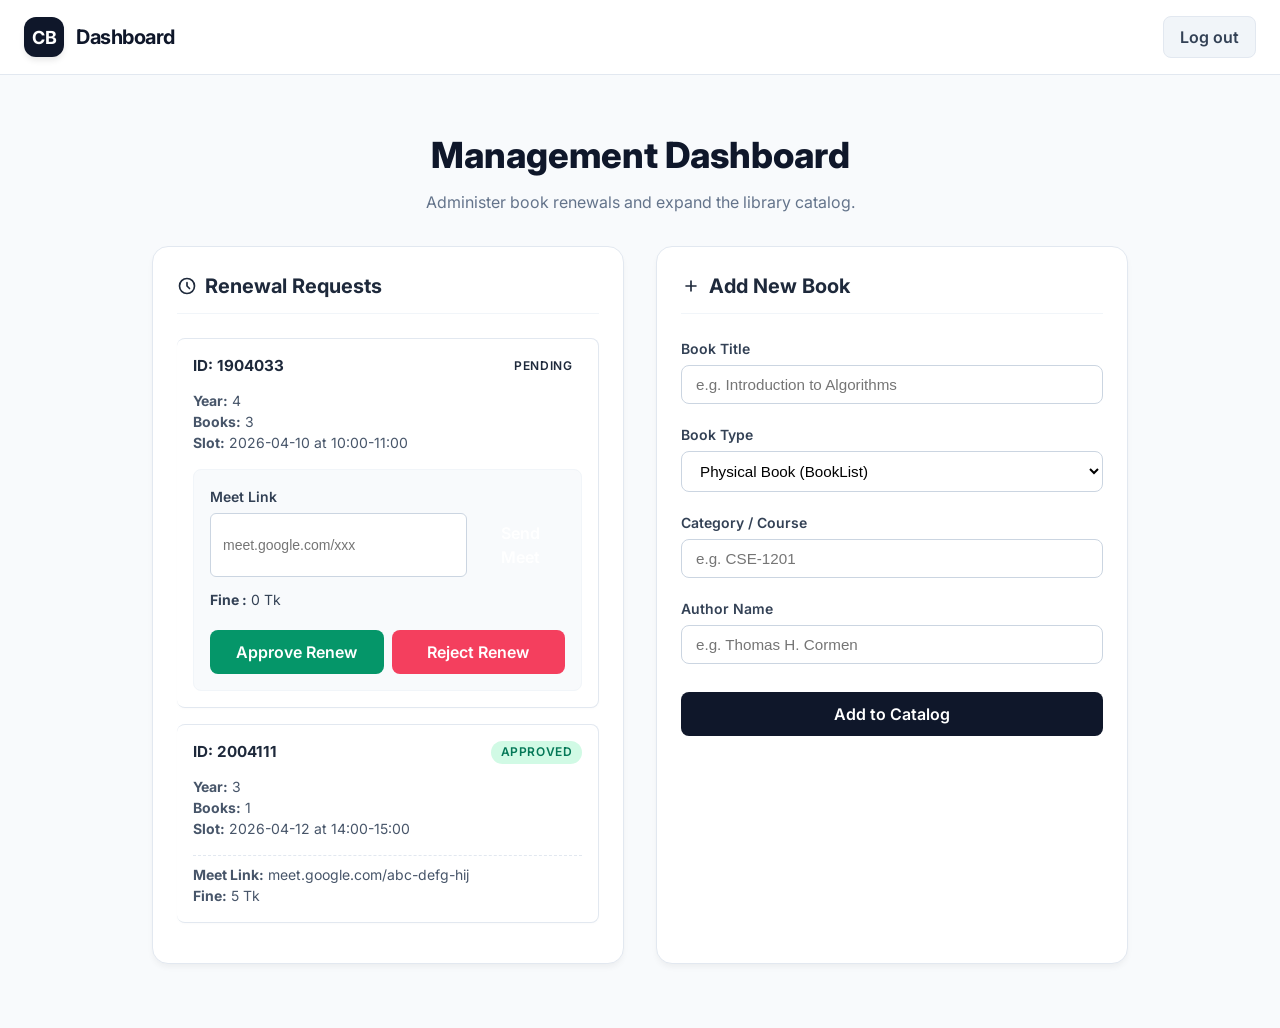
<file: librarian.html>
<!DOCTYPE html>
<html lang="en">
<head>
    <meta charset="UTF-8" />
    <meta name="viewport" content="width=device-width, initial-scale=1" />
    <title>Management Dashboard | CUET Book World</title>

    <link href="https://fonts.googleapis.com/css2?family=Inter:wght@400;500;600;700;800&display=swap" rel="stylesheet">
    <link rel="stylesheet" href="Styles/global.css">
    <link rel="stylesheet" href="Styles/librarian.css">
    <style>
        .logout-btn {
            background-color: var(--color-slate-100);
            color: var(--color-slate-700);
            padding: 0.5rem 1rem;
            border-radius: 0.5rem;
            font-weight: 600;
            cursor: pointer;
            border: 1px solid var(--color-slate-200);
            transition: background-color 0.2s;
        }
        .logout-btn:hover { background-color: var(--color-slate-200); }
    </style>
</head>
<body>

    <nav class="navbar py-4" id="navbar" style="border-bottom: 1px solid var(--color-slate-200); background-color: white;">
        <div class="nav-container">
            <a href="librarian.html" class="nav-logo">
                <div class="logo-box" style="background: var(--color-slate-900);">CB</div>
                <span class="logo-text" style="color: var(--color-slate-900);">Dashboard</span>
            </a>
            <div class="desktop-menu">
                <button onclick="localStorage.removeItem('userRole'); window.location.href='index.html';" class="logout-btn">Log out</button>
            </div>
        </div>
    </nav>

    <div class="librarian-wrapper">
        <header class="librarian-header">
            <h1>Management Dashboard</h1>
            <p>Administer book renewals and expand the library catalog.</p>
        </header>

        <main class="librarian-main">
            <!-- Renew Requests -->
            <div class="dash-card">
                <h2 class="dash-title">
                    <svg class="w-5 h-5" fill="none" stroke="currentColor" viewBox="0 0 24 24"><path stroke-linecap="round" stroke-linejoin="round" stroke-width="2" d="M12 8v4l3 3m6-3a9 9 0 11-18 0 9 9 0 0118 0z"></path></svg>
                    Renewal Requests
                </h2>
                <div id="requests-container">
                    <p class="text-sm text-slate-500">Loading requests...</p>
                </div>
            </div>

            <!-- Add Books -->
            <div class="dash-card">
                <h2 class="dash-title">
                    <svg class="w-5 h-5" fill="none" stroke="currentColor" viewBox="0 0 24 24"><path stroke-linecap="round" stroke-linejoin="round" stroke-width="2" d="M12 6v6m0 0v6m0-6h6m-6 0H6"></path></svg>
                    Add New Book
                </h2>
                
                <form id="add-book-form">
                    <div class="form-group">
                        <label class="form-label">Book Title</label>
                        <input type="text" id="book-title" required class="form-input" placeholder="e.g. Introduction to Algorithms">
                    </div>
                    
                    <div class="form-group">
                        <label class="form-label">Book Type</label>
                        <select id="book-type" required class="form-select">
                            <option value="physical">Physical Book (BookList)</option>
                            <option value="ebook">E-Book (PDF Vault)</option>
                        </select>
                    </div>

                    <div class="form-group">
                        <label class="form-label">Category / Course</label>
                        <input type="text" id="book-category" required class="form-input" placeholder="e.g. CSE-1201">
                    </div>

                    <div class="form-group">
                        <label class="form-label">Author Name</label>
                        <input type="text" id="book-author" required class="form-input" placeholder="e.g. Thomas H. Cormen">
                    </div>

                    <div class="form-group" id="pdf-link-group" style="display: none;">
                        <label class="form-label">PDF Link (Google Drive)</label>
                        <input type="url" id="book-pdf" class="form-input" placeholder="https://drive.google.com/...">
                    </div>

                    <button type="submit" class="btn-submit-action">Add to Catalog</button>
                    <p id="book-add-msg" style="color: var(--color-emerald-600); font-weight: 600; font-size: 0.875rem; margin-top: 0.75rem; display: none;">Book added successfully!</p>
                </form>
            </div>
        </main>
    </div>

    <!-- Scripts -->
    <script>
        // Init Mock Data for checking
        function initMockData() {
            if (!localStorage.getItem('renewRequests')) {
                const mockRequests = [
                    { id: 101, studentId: '1904033', year: '4', booksCount: '3', date: '2026-04-10', time: '10:00-11:00', status: 'Pending', meetLink: '', fine: 0 },
                    { id: 102, studentId: '2004111', year: '3', booksCount: '1', date: '2026-04-12', time: '14:00-15:00', status: 'Approved', meetLink: 'meet.google.com/abc-defg-hij', fine: 5 }
                ];
                localStorage.setItem('renewRequests', JSON.stringify(mockRequests));
            }
        }
        initMockData();

        // Toggle PDF link based on book type
        document.getElementById('book-type').addEventListener('change', function(e) {
            const pdfGroup = document.getElementById('pdf-link-group');
            if(e.target.value === 'ebook') {
                pdfGroup.style.display = 'block';
                document.getElementById('book-pdf').setAttribute('required', 'true');
            } else {
                pdfGroup.style.display = 'none';
                document.getElementById('book-pdf').removeAttribute('required');
            }
        });

        // Add Book Form Handler
        document.getElementById('add-book-form').addEventListener('submit', function(e) {
            e.preventDefault();
            const type = document.getElementById('book-type').value;
            const newBook = {
                title: document.getElementById('book-title').value,
                category: document.getElementById('book-category').value,
                author: document.getElementById('book-author').value,
                pdf: document.getElementById('book-pdf').value || null,
                timestamp: Date.now()
            };

            let storageKey = type === 'ebook' ? 'customEbooks' : 'customPhysicalBooks';
            let books = JSON.parse(localStorage.getItem(storageKey) || '[]');
            books.push(newBook);
            localStorage.setItem(storageKey, JSON.stringify(books));

            document.getElementById('book-add-msg').style.display = 'block';
            setTimeout(() => { document.getElementById('book-add-msg').style.display = 'none'; }, 3000);
            this.reset();
            document.getElementById('pdf-link-group').style.display = 'none';
        });

        // Render Renew Requests
        function loadRequests() {
            const container = document.getElementById('requests-container');
            const requests = JSON.parse(localStorage.getItem('renewRequests') || '[]');
            
            if(requests.length === 0) {
                container.innerHTML = '<p style="color: var(--color-slate-500); font-size: 0.875rem;">No pending renewal requests.</p>';
                return;
            }

            container.innerHTML = '';
            
            // Sort to show pending first
            requests.sort((a, b) => (a.status === 'Pending' ? -1 : 1));

            requests.forEach(req => {
                const isPending = req.status === 'Pending';
                
                const card = document.createElement('div');
                card.className = 'request-card ' + req.status.toLowerCase();
                card.innerHTML = `
                    <div class="req-header">
                        <span class="req-id">ID: ${req.studentId}</span>
                        <span class="req-badge req-${req.status.toLowerCase()}">${req.status}</span>
                    </div>
                    <div class="req-body">
                        <strong>Year:</strong> ${req.year}<br>
                        <strong>Books:</strong> ${req.booksCount}<br>
                        <strong>Slot:</strong> ${req.date} at ${req.time}
                    </div>
                    ${isPending ? `
                    <div class="req-actions">
                        <label class="form-label">Meet Link</label>
                        <div style="display:flex; gap: 0.5rem; margin-bottom: 0.75rem;">
                            <input type="text" id="meet-link-${req.id}" class="action-input" style="margin-bottom:0;" placeholder="meet.google.com/xxx">
                            <button type="button" onclick="sendMeet(${req.id})" class="btn-submit-action" style="margin-top:0; width:auto; padding: 0.5rem 1rem; background-color: var(--color-blue-500);">Send Meet</button>
                        </div>
                        
                        <div style="margin-bottom: 1.25rem; font-size: 0.875rem; color: var(--color-slate-700);">
                            <strong>Fine :</strong> ${req.fine} Tk
                        </div>
                        
                        <div style="display:flex; gap: 0.5rem;">
                            <button type="button" onclick="approveRequest(${req.id})" class="btn-submit-action btn-approve" style="margin-top:0;">Approve Renew</button>
                            <button type="button" onclick="rejectRequest(${req.id})" class="btn-submit-action" style="margin-top:0; background-color: var(--color-rose-500);">Reject Renew</button>
                        </div>
                    </div>
                    ` : `
                    <div style="margin-top: 0.5rem; padding-top: 0.5rem; border-top: 1px dashed var(--color-slate-200); font-size: 0.875rem; color: var(--color-slate-600);">
                        <strong>Meet Link:</strong> <a href="https://${req.meetLink.replace('https://', '')}" target="_blank" style="color: var(--color-blue-600)">${req.meetLink}</a><br>
                        <strong>Fine:</strong> ${req.fine} Tk
                    </div>
                    `}
                `;
                container.appendChild(card);
            });
        }

        // Global functions for requests
        window.sendMeet = function(id) {
            const meetLink = document.getElementById(`meet-link-${id}`).value;
            if(!meetLink) { alert('Please enter a meet link first.'); return; }
            let requests = JSON.parse(localStorage.getItem('renewRequests') || '[]');
            const index = requests.findIndex(r => r.id === id);
            if(index !== -1) {
                requests[index].meetLink = meetLink;
                localStorage.setItem('renewRequests', JSON.stringify(requests));
                alert('Meet link sent to student!');
            }
        };

        window.approveRequest = function(id) {
            let requests = JSON.parse(localStorage.getItem('renewRequests') || '[]');
            const index = requests.findIndex(r => r.id === id);
            if(index !== -1) {
                requests[index].status = 'Approved';
                localStorage.setItem('renewRequests', JSON.stringify(requests));
                loadRequests(); // Re-render
            }
        };

        window.rejectRequest = function(id) {
            if(confirm('Are you sure you want to reject this renewal?')) {
                let requests = JSON.parse(localStorage.getItem('renewRequests') || '[]');
                const index = requests.findIndex(r => r.id === id);
                if(index !== -1) {
                    requests[index].status = 'Rejected';
                    localStorage.setItem('renewRequests', JSON.stringify(requests));
                    loadRequests(); // Re-render
                }
            }
        };
        // Listen for changes from other tabs to auto-update
        window.addEventListener('storage', function(e) {
            if (e.key === 'renewRequests') {
                loadRequests();
            }
        });

        // Initialize display
        loadRequests();
    </script>
</body>
</html>
</file>
<file: Styles/global.css>
:root {
  --font-sans: 'Inter', sans-serif;
  --color-brand-50: #eff6ff;
  --color-brand-100: #dbeafe;
  --color-brand-400: #60a5fa;
  --color-brand-500: #3b82f6;
  --color-brand-600: #2563eb;
  --color-brand-700: #1d4ed8;
  --color-accent-50: #f5f3ff;
  --color-accent-100: #ede9fe;
  --color-accent-500: #8b5cf6;
  --color-accent-600: #7c3aed;
  --color-emerald-50: #ecfdf5;
  --color-emerald-100: #d1fae5;
  --color-emerald-500: #10b981;
  --color-emerald-600: #059669;
  --color-emerald-700: #047857;
  --color-rose-50: #fff1f2;
  --color-rose-100: #ffe4e6;
  --color-rose-200: #fecdd3;
  --color-rose-500: #f43f5e;
  --color-rose-600: #e11d48;
  --color-rose-700: #be123c;
  --color-slate-700: #334155;
  --color-brand-700: #1d4ed8;
  --color-emerald-400: #34d399;
  --color-pink-50: #fdf2f8;
  --color-pink-400: #f472b6;
  --color-pink-600: #db2777;
  --color-slate-50: #f8fafc;
  --color-slate-100: #f1f5f9;
  --color-slate-200: #e2e8f0;
  --color-slate-300: #cbd5e1;
  --color-slate-400: #94a3b8;
  --color-slate-500: #64748b;
  --color-slate-600: #475569;
  --color-slate-800: #1e293b;
  --color-slate-900: #0f172a;
  --color-white: #ffffff;
}

*, ::before, ::after {
  box-sizing: border-box;
  border-width: 0;
  border-style: solid;
  border-color: #e5e7eb;
}

html {
  line-height: 1.5;
  -webkit-text-size-adjust: 100%;
  tab-size: 4;
  font-family: var(--font-sans);
}

body {
  margin: 0;
  line-height: inherit;
  background-color: var(--color-slate-50);
  color: var(--color-slate-800);
  min-height: 100vh;
  display: flex;
  flex-direction: column;
  -webkit-font-smoothing: antialiased;
  -moz-osx-font-smoothing: grayscale;
}

a {
  color: inherit;
  text-decoration: inherit;
}

button {
  cursor: pointer;
  background-color: transparent;
  background-image: none;
  font-family: inherit;
  font-size: inherit;
  line-height: inherit;
  padding: 0;
  margin: 0;
}

h1, h2, h3, h4, h5, p {
  margin: 0;
}

::selection {
  background-color: var(--color-brand-500);
  color: var(--color-white);
}

@keyframes blob {
  0% { transform: translate(0px, 0px) scale(1); }
  33% { transform: translate(30px, -50px) scale(1.1); }
  66% { transform: translate(-20px, 20px) scale(0.9); }
  100% { transform: translate(0px, 0px) scale(1); }
}

svg {
  display: block;
}

.max-w-7xl { max-width: 80rem; }
.mx-auto { margin-left: auto; margin-right: auto; }
.px-6 { padding-left: 1.5rem; padding-right: 1.5rem; }
.w-full { width: 100%; }
.h-full { height: 100%; }

/* SVG / Icon size helpers */
.w-4  { width:  1rem;    } .h-4  { height:  1rem;    }
.w-5  { width:  1.25rem; } .h-5  { height:  1.25rem; }
.w-6  { width:  1.5rem;  } .h-6  { height:  1.5rem;  }
.w-8  { width:  2rem;    } .h-8  { height:  2rem;    }
.w-10 { width:  2.5rem;  } .h-10 { height:  2.5rem;  }
.w-12 { width:  3rem;    } .h-12 { height:  3rem;    }


/* Navbar Shared */
.navbar { position: fixed; width: 100%; top: 0; z-index: 50; transition: all 0.3s; }
.navbar.py-4 { padding-top: 1rem; padding-bottom: 1rem; }
.navbar.py-3 { padding-top: 0.75rem; padding-bottom: 0.75rem; }
.navbar.glass-nav { background: rgba(255, 255, 255, 0.75); backdrop-filter: blur(12px); border-bottom: 1px solid rgba(255, 255, 255, 0.3); }
.nav-container { max-width: 80rem; margin: 0 auto; padding: 0 1.5rem; display: flex; justify-content: space-between; align-items: center; }
.nav-logo { display: flex; align-items: center; gap: 0.75rem; }
.nav-logo:hover .logo-box { transform: rotate(12deg); }
.nav-logo:hover .logo-text { color: var(--color-brand-600); }
.logo-box { width: 2.5rem; height: 2.5rem; background-image: linear-gradient(to top right, var(--color-brand-600), var(--color-accent-500)); border-radius: 0.75rem; box-shadow: 0 4px 6px -1px rgba(0,0,0,0.1); display: flex; align-items: center; justify-content: center; color: var(--color-white); font-weight: 700; font-size: 1.125rem; transition: transform 0.3s; }
.logo-text { font-size: 1.25rem; font-weight: 700; letter-spacing: -0.025em; color: var(--color-slate-900); transition: color 0.3s; }
.desktop-menu { display: none; }
@media (min-width: 768px) { .desktop-menu { display: flex; align-items: center; gap: 2rem; } }
.nav-link { font-size: 0.875rem; font-weight: 600; color: var(--color-slate-600); transition: color 0.3s; position: relative; }
.nav-link:hover { color: var(--color-brand-600); }
.nav-link::after { content: ''; position: absolute; left: 0; bottom: -0.25rem; height: 0.125rem; width: 0; background-color: var(--color-brand-600); transition: all 0.3s; }
.nav-link:hover::after, .nav-link.active::after { width: 100%; }
.nav-link.active { color: var(--color-brand-600); }

/* Mobile Menu */
.mobile-menu-btn { display: block; padding: 0.5rem; color: var(--color-slate-600); transition: color 0.3s; }
.mobile-menu-btn:hover { color: var(--color-brand-600); }
@media (min-width: 768px) { .mobile-menu-btn { display: none; } }
.mobile-menu { position: absolute; top: 100%; left: 0; width: 100%; background-color: rgba(255, 255, 255, 0.95); backdrop-filter: blur(12px); border-bottom: 1px solid var(--color-slate-200); box-shadow: 0 20px 25px -5px rgba(0,0,0,0.1); transition: all 0.3s; transform-origin: top; transform: scaleY(0); opacity: 0; }
.mobile-menu.hidden { display: none; }
.mobile-menu.open { transform: scaleY(1); opacity: 1; }
.mobile-menu-content { display: flex; flex-direction: column; padding: 1.5rem; gap: 1rem; }
.mobile-link { font-size: 1.125rem; font-weight: 500; color: var(--color-slate-600); }
.mobile-link.active { font-weight: 700; color: var(--color-brand-600); }
.mobile-menu-footer { padding-top: 1rem; border-top: 1px solid var(--color-slate-100); }

/* Buttons */
.btn-primary { padding: 0.625rem 1.25rem; background-color: var(--color-slate-900); color: var(--color-white); font-size: 0.875rem; font-weight: 600; border-radius: 9999px; box-shadow: 0 10px 15px -3px rgba(0,0,0,0.1); transition: all 0.3s; }
.btn-primary:hover { background-color: var(--color-brand-600); transform: translateY(-0.125rem); box-shadow: 0 20px 25px -5px rgba(0,0,0,0.1); }
.btn-primary-block { display: block; width: 100%; text-align: center; padding: 0.75rem 1.25rem; background-color: var(--color-brand-600); color: var(--color-white); font-weight: 600; border-radius: 0.75rem; box-shadow: 0 4px 6px -1px rgba(0,0,0,0.1); }
.btn-primary-block:hover { background-color: var(--color-brand-700); }

/* Blobs Layer */
.bg-shapes { position: absolute; inset: 0; z-index: 0; overflow: hidden; pointer-events: none; display: flex; justify-content: center; align-items: center; }
.blob { position: absolute; border-radius: 9999px; mix-blend-mode: multiply; filter: blur(3rem); opacity: 0.7; animation: blob 7s infinite; }

/* Footer Shared */
.footer { background-color: var(--color-slate-900); color: var(--color-slate-300); padding-top: 3rem; padding-bottom: 3rem; border-top: 1px solid var(--color-slate-800); margin-top: auto; position: relative; z-index: 20; width: 100%; }
.footer-container { max-width: 80rem; margin: 0 auto; padding: 0 1.5rem; display: flex; flex-direction: column; justify-content: space-between; align-items: center; gap: 2rem; }
@media (min-width: 768px) { .footer-container { flex-direction: row; } }
.footer-brand { display: flex; align-items: center; gap: 0.75rem; }
.footer-logo-box { width: 2rem; height: 2rem; background-image: linear-gradient(to top right, var(--color-brand-600), var(--color-accent-500)); color: var(--color-white); border-radius: 0.5rem; display: flex; align-items: center; justify-content: center; font-weight: 700; box-shadow: 0 4px 6px -1px rgba(0,0,0,0.1); }
.footer-brand-text { font-size: 1.125rem; font-weight: 700; color: var(--color-white); letter-spacing: -0.025em; }
.footer-contact { display: flex; flex-direction: column; align-items: center; gap: 1.5rem; font-size: 0.875rem; font-weight: 500; }
@media (min-width: 640px) { .footer-contact { flex-direction: row; gap: 2.5rem; } }
.contact-link { display: flex; align-items: center; gap: 0.5rem; transition: color 0.3s; }
.contact-link:hover { color: var(--color-white); }
.contact-link:hover .contact-icon { background-color: var(--color-brand-600); color: var(--color-white); }
.contact-icon { padding: 0.5rem; background-color: var(--color-slate-800); border-radius: 9999px; transition: background-color 0.3s, color 0.3s; color: var(--color-slate-400); }
.w-4 { width: 1rem; } .h-4 { height: 1rem; } .w-6 { width: 1.5rem; } .h-6 { height: 1.5rem; }
.footer-copyright { font-size: 0.875rem; color: var(--color-slate-500); font-weight: 500; }

/* ============================================================
   FEATURE: Toast Notification System
   ============================================================ */
#toast-container {
    position: fixed;
    bottom: 1.5rem;
    right: 1.5rem;
    z-index: 9999;
    display: flex;
    flex-direction: column;
    gap: 0.75rem;
    pointer-events: none;
}

.toast {
    display: flex;
    align-items: center;
    gap: 0.75rem;
    padding: 0.875rem 1.25rem;
    border-radius: 1rem;
    border: 1px solid transparent;
    box-shadow: 0 20px 40px rgba(0, 0, 0, 0.12);
    max-width: 22rem;
    width: max-content;
    pointer-events: all;
    backdrop-filter: blur(16px);
    /* entrance: start below + invisible */
    transform: translateY(1.5rem);
    opacity: 0;
    transition: transform 0.35s cubic-bezier(0.16, 1, 0.3, 1),
                opacity   0.35s ease;
}
.toast--visible {
    transform: translateY(0);
    opacity: 1;
}

/* Variants */
.toast--success {
    background-color: rgba(236, 253, 245, 0.95);
    border-color: var(--color-emerald-100);
    color: #065f46;
}
.toast--success .toast__icon { color: var(--color-emerald-500); }

.toast--error {
    background-color: rgba(255, 241, 242, 0.95);
    border-color: var(--color-rose-200);
    color: #9f1239;
}
.toast--error .toast__icon { color: var(--color-rose-500); }

.toast--info {
    background-color: rgba(239, 246, 255, 0.95);
    border-color: var(--color-brand-100);
    color: #1e3a8a;
}
.toast--info .toast__icon { color: var(--color-brand-500); }

.toast__icon {
    flex-shrink: 0;
    display: flex;
    align-items: center;
    justify-content: center;
    width: 2rem;
    height: 2rem;
    background-color: rgba(255, 255, 255, 0.6);
    border-radius: 9999px;
}

.toast__message {
    font-size: 0.875rem;
    font-weight: 600;
    line-height: 1.4;
    flex: 1;
}

.toast__close {
    flex-shrink: 0;
    padding: 0.25rem;
    margin-left: 0.25rem;
    border-left: 1px solid rgba(0, 0, 0, 0.1);
    padding-left: 0.75rem;
    color: inherit;
    opacity: 0.5;
    transition: opacity 0.2s;
    cursor: pointer;
    background: none;
    font-family: inherit;
}
.toast__close:hover { opacity: 1; }


/* ============================================================
   FEATURE: Scroll-to-Top Button
   ============================================================ */
.scroll-top-btn {
    position: fixed;
    bottom: 1.5rem;
    left: 1.5rem;
    z-index: 9998;
    width: 2.75rem;
    height: 2.75rem;
    background-image: linear-gradient(to top right, var(--color-brand-600), var(--color-accent-500));
    color: var(--color-white);
    border-radius: 9999px;
    display: flex;
    align-items: center;
    justify-content: center;
    box-shadow: 0 8px 20px rgba(37, 99, 235, 0.35);
    cursor: pointer;
    border: none;
    /* hidden by default */
    opacity: 0;
    transform: translateY(1rem) scale(0.85);
    pointer-events: none;
    transition: opacity 0.3s, transform 0.3s cubic-bezier(0.16, 1, 0.3, 1);
}
.scroll-top-btn--visible {
    opacity: 1;
    transform: translateY(0) scale(1);
    pointer-events: all;
}
.scroll-top-btn:hover {
    transform: translateY(-0.125rem) scale(1.05);
    box-shadow: 0 12px 28px rgba(37, 99, 235, 0.45);
}


/* ============================================================
   FEATURE: Scroll Progress Bar
   ============================================================ */
.scroll-progress {
    position: fixed;
    top: 0;
    left: 0;
    height: 3px;
    width: 0%;
    background: linear-gradient(to right, var(--color-brand-500), var(--color-accent-500));
    z-index: 9999;
    transition: width 0.1s linear;
    border-radius: 0 2px 2px 0;
    box-shadow: 0 0 8px rgba(139, 92, 246, 0.5);
}


/* ============================================================
   FEATURE: Page Entrance Fade-In
   ============================================================ */
.page-entering {
    opacity: 0;
    transform: translateY(8px);
    transition: opacity 0.45s ease, transform 0.45s ease;
}
.page-entered {
    opacity: 1;
    transform: translateY(0);
}


/* ============================================================
   FEATURE: Button Ripple Effect
   ============================================================ */
.ripple {
    position: absolute;
    border-radius: 9999px;
    background-color: rgba(255, 255, 255, 0.35);
    pointer-events: none;
    animation: ripple-expand 0.55s ease-out forwards;
}
@keyframes ripple-expand {
    from { transform: scale(0); opacity: 1; }
    to   { transform: scale(2.5); opacity: 0; }
}


/* ============================================================
   FEATURE: Smart Navbar (hide on scroll down)
   ============================================================ */
.navbar {
    transition: transform 0.35s ease, padding 0.3s ease,
                background 0.3s ease, box-shadow 0.3s ease;
}
.navbar--hidden {
    transform: translateY(-100%);
}


/* ============================================================
   FEATURE: Typed Text Cursor
   ============================================================ */
[data-typed]::after {
    content: '|';
    display: inline-block;
    margin-left: 2px;
    animation: blink-cursor 0.75s step-end infinite;
    color: var(--color-brand-500);
}
@keyframes blink-cursor {
    0%, 100% { opacity: 1; }
    50%       { opacity: 0; }
}
</file>
<file: Styles/librarian.css>
/* Librarian Dashboard - Minimal Style */

.librarian-wrapper {
  background-color: var(--color-slate-50);
  min-height: 100vh;
  padding-top: 6rem; /* Push down below navbar */
  padding-bottom: 4rem;
}

.librarian-header {
  max-width: 64rem;
  margin: 0 auto;
  padding: 2rem 1.5rem;
  text-align: center;
}

.librarian-header h1 {
  font-size: 2.25rem;
  font-weight: 800;
  color: var(--color-slate-900);
  margin-bottom: 0.5rem;
}

.librarian-header p {
  color: var(--color-slate-500);
  font-size: 1rem;
}

.librarian-main {
  max-width: 64rem;
  margin: 0 auto;
  padding: 0 1.5rem;
  display: grid;
  gap: 2rem;
}

@media (min-width: 768px) {
  .librarian-main { grid-template-columns: 1fr 1fr; }
}

/* Dashboard Cards */
.dash-card {
  background-color: var(--color-white);
  border-radius: 1rem;
  padding: 1.5rem;
  box-shadow: 0 4px 6px -1px rgba(0, 0, 0, 0.05);
  border: 1px solid var(--color-slate-200);
}

.dash-title {
  font-size: 1.25rem;
  font-weight: 700;
  color: var(--color-slate-800);
  margin-bottom: 1.5rem;
  padding-bottom: 0.75rem;
  border-bottom: 1px solid var(--color-slate-100);
  display: flex;
  align-items: center;
  gap: 0.5rem;
}

/* Request Cards */
.request-card {
  background-color: var(--color-white);
  border: 1px solid var(--color-slate-200);
  border-left: 4px solid var(--color-amber-400); /* Default to pending color */
  border-radius: 0.5rem;
  padding: 1rem;
  margin-bottom: 1rem;
  box-shadow: 0 1px 3px rgba(0,0,0,0.02);
}
.request-card.approved {
  border-left-color: var(--color-emerald-500);
}

.req-header {
  display: flex;
  justify-content: space-between;
  margin-bottom: 0.75rem;
}
.req-id {
  font-weight: 700;
  color: var(--color-slate-800);
  font-size: 0.95rem;
}
.req-badge {
  font-size: 0.75rem;
  font-weight: 600;
  padding: 0.15rem 0.6rem;
  border-radius: 1rem;
  text-transform: uppercase;
  letter-spacing: 0.05em;
}
.req-pending { background-color: var(--color-amber-100); color: var(--color-amber-700); }
.req-approved { background-color: var(--color-emerald-100); color: var(--color-emerald-700); }
.req-rejected { background-color: var(--color-rose-100); color: var(--color-rose-700); }

.req-body {
  font-size: 0.875rem;
  color: var(--color-slate-600);
  line-height: 1.5;
  margin-bottom: 1rem;
}

.req-actions {
  background-color: var(--color-slate-50);
  padding: 1rem;
  border-radius: 0.5rem;
  border: 1px solid var(--color-slate-100);
}

.action-input {
  width: 100%;
  padding: 0.5rem 0.75rem;
  background-color: var(--color-white);
  border: 1px solid var(--color-slate-300);
  border-radius: 0.375rem;
  font-size: 0.875rem;
  margin-bottom: 0.5rem;
}
.action-input:focus {
  border-color: var(--color-emerald-500);
  outline: none;
}

/* Forms */
.form-group {
  margin-bottom: 1.25rem;
}
.form-label {
  display: block;
  font-size: 0.875rem;
  font-weight: 600;
  color: var(--color-slate-700);
  margin-bottom: 0.375rem;
}
.form-input, .form-select {
  width: 100%;
  padding: 0.625rem 0.875rem;
  background-color: var(--color-white);
  border: 1px solid var(--color-slate-300);
  border-radius: 0.5rem;
  font-size: 0.95rem;
}
.form-input:focus, .form-select:focus {
  border-color: var(--color-blue-500);
  outline: none;
  box-shadow: 0 0 0 2px rgba(59, 130, 246, 0.1);
}

.btn-submit-action {
  width: 100%;
  padding: 0.625rem;
  background-color: var(--color-slate-900);
  color: var(--color-white);
  font-weight: 600;
  border-radius: 0.5rem;
  border: none;
  cursor: pointer;
  margin-top: 0.5rem;
  transition: background-color 0.2s;
}
.btn-submit-action:hover {
  background-color: var(--color-slate-700);
}
.btn-approve {
  background-color: var(--color-emerald-600);
}
.btn-approve:hover {
  background-color: var(--color-emerald-700);
}
</file>
